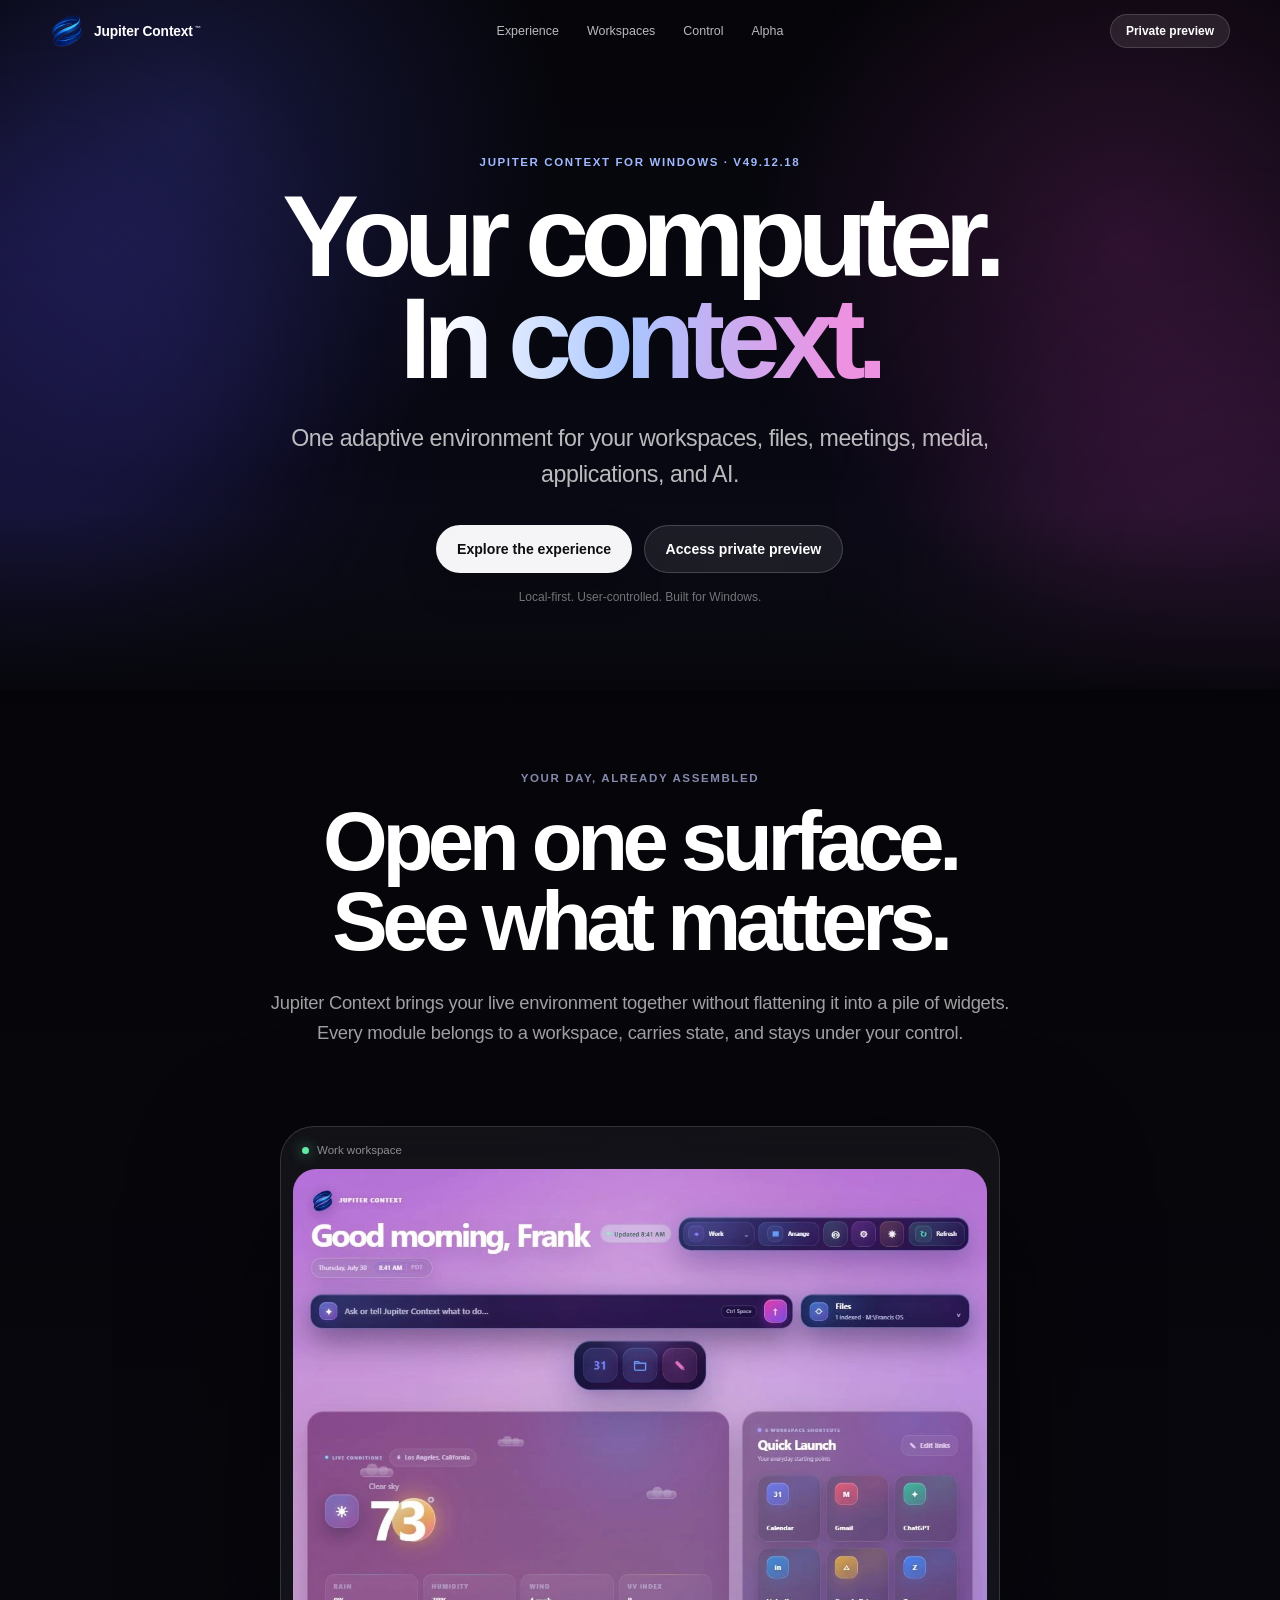
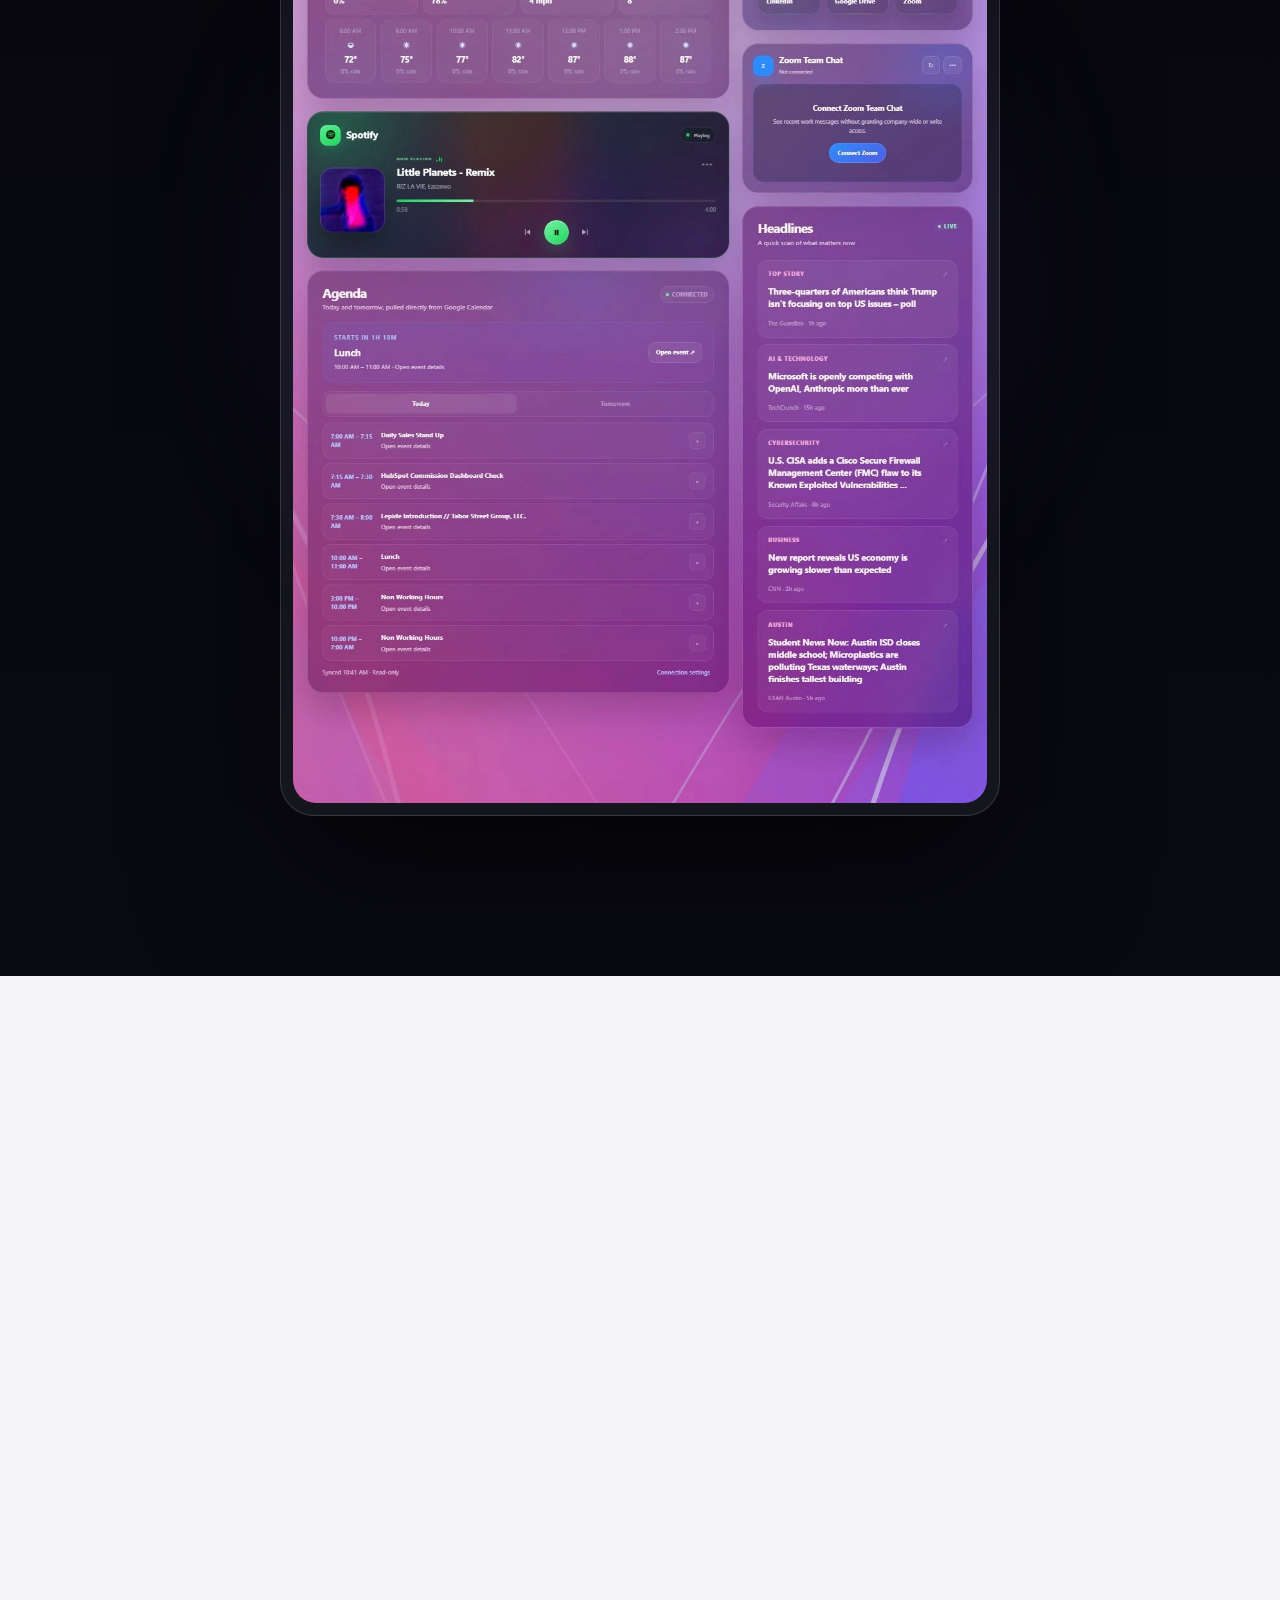
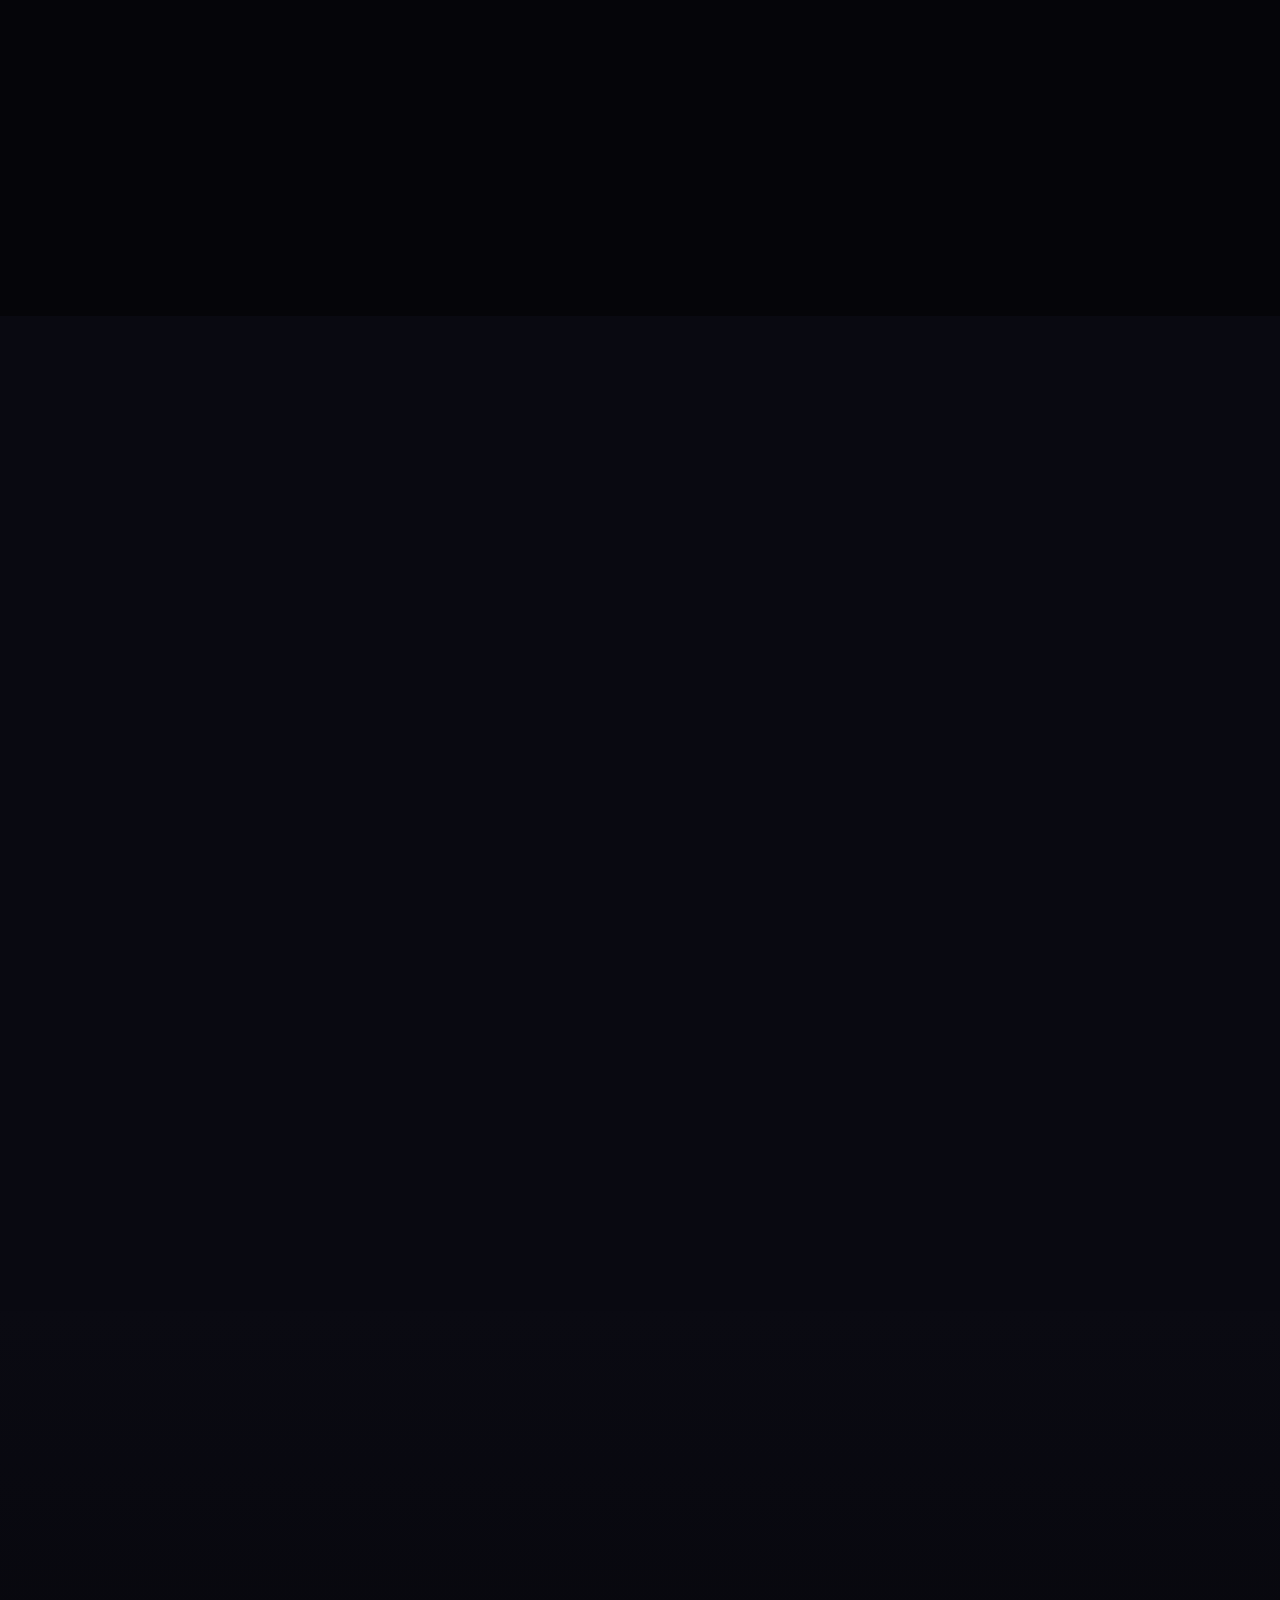
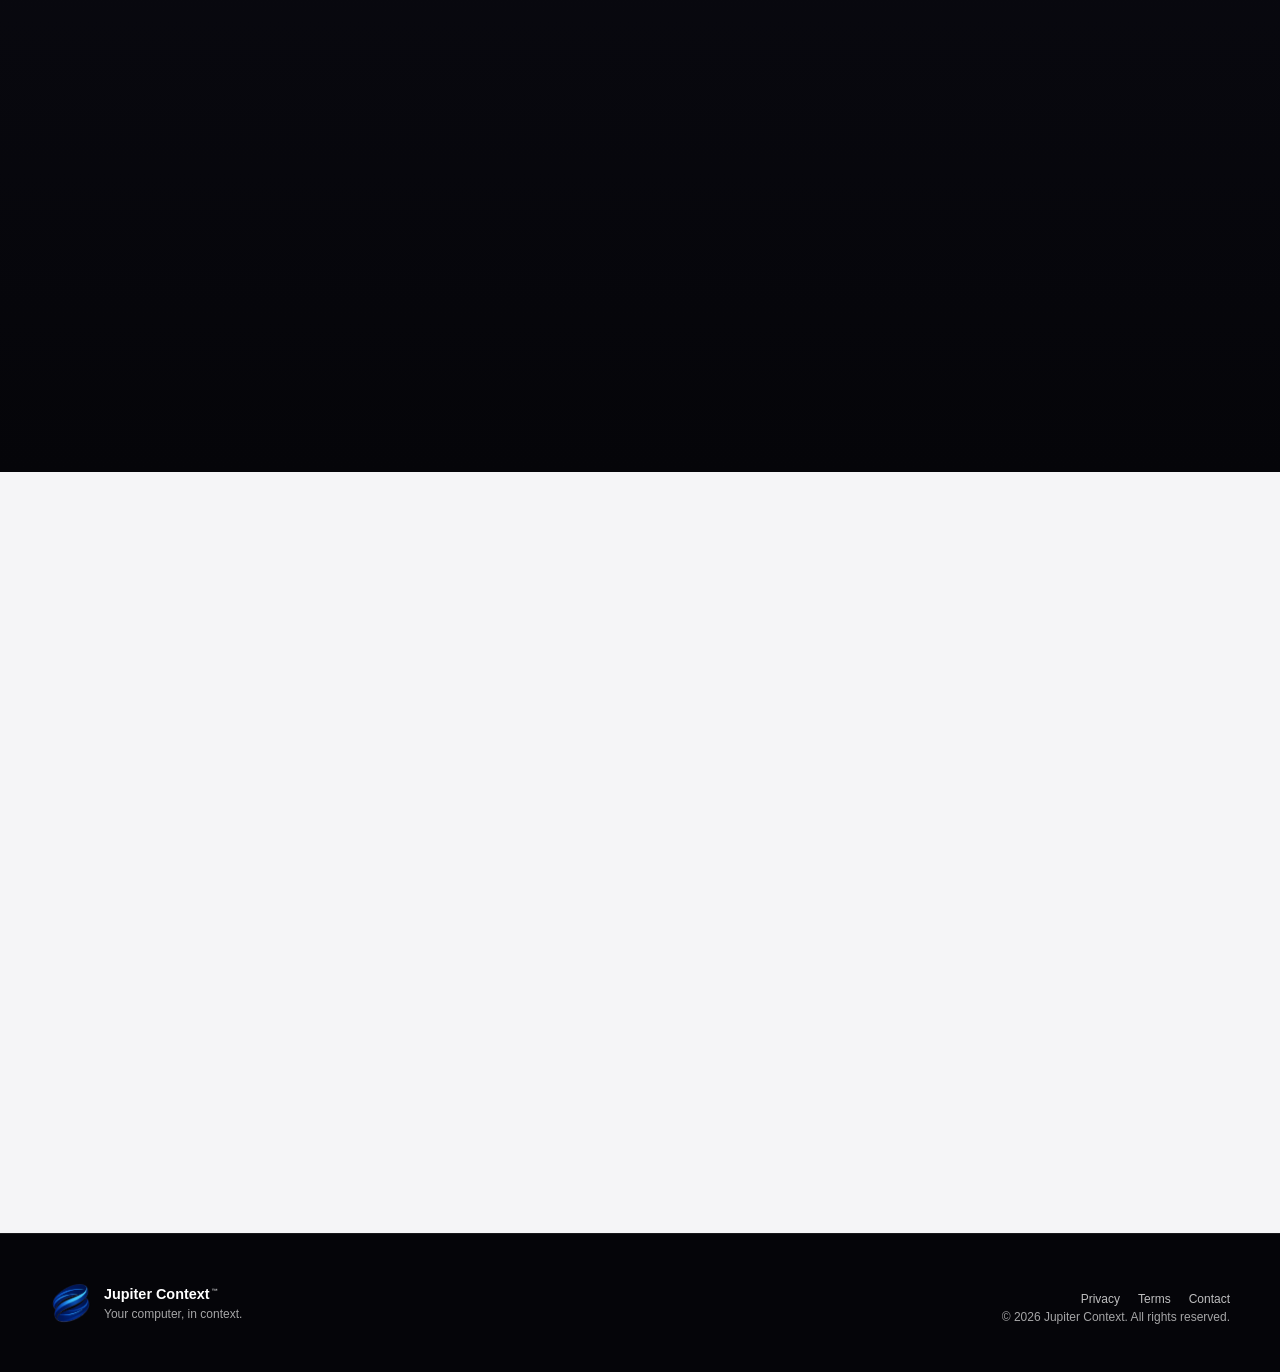
<file: index.html>
<!DOCTYPE html>
<html lang="en">
<head>
  <meta charset="UTF-8" />
  <meta name="viewport" content="width=device-width, initial-scale=1.0" />
  <title>Jupiter Context™ | Your computer, in context</title>
  <meta name="description" content="Jupiter Context brings workspaces, files, meetings, media, applications, and AI into one local-first context layer for Windows." />
  <meta name="theme-color" content="#050509" />

  <link rel="icon" type="image/png" sizes="32x32" href="assets/favicon-32.png" />
  <link rel="icon" type="image/png" sizes="16x16" href="assets/favicon-16.png" />
  <link rel="apple-touch-icon" href="assets/apple-touch-icon.png" />
  <link rel="manifest" href="site.webmanifest" />

  <meta property="og:type" content="website" />
  <meta property="og:title" content="Jupiter Context™ | Your computer, in context" />
  <meta property="og:description" content="A local-first context layer for Windows." />
  <meta property="og:image" content="assets/og-image.jpg" />
  <meta property="og:site_name" content="Jupiter Context" />
  <meta name="twitter:card" content="summary_large_image" />
  <meta name="twitter:title" content="Jupiter Context™" />
  <meta name="twitter:description" content="Your computer should understand what you are trying to do." />
  <meta name="twitter:image" content="assets/og-image.jpg" />

  <link rel="stylesheet" href="styles.css?v=20260730-apple-6" />
</head>
<body class="home-page">
  <a class="skip-link" href="#main">Skip to content</a>

  <header class="site-header" data-header>
    <div class="nav-shell">
      <a class="brand" href="#top" aria-label="Jupiter Context home">
        <img src="assets/jupiter-context-logo.png" alt="" />
        <span>Jupiter Context<sup>™</sup></span>
      </a>

      <button class="menu-button" type="button" aria-expanded="false" aria-controls="primaryNav" aria-label="Open navigation" data-menu-button>
        <span></span><span></span>
      </button>

      <nav class="primary-nav" id="primaryNav" aria-label="Primary navigation" data-nav>
        <a href="#experience">Experience</a>
        <a href="#workspaces">Workspaces</a>
        <a href="#control">Control</a>
        <a href="#alpha">Alpha</a>
      </nav>

      <button class="nav-action" type="button" data-open-download>Private preview</button>
    </div>
  </header>

  <main id="main">
    <section class="hero" id="top">
      <div class="aurora aurora-one" aria-hidden="true"></div>
      <div class="aurora aurora-two" aria-hidden="true"></div>

      <div class="hero-copy reveal">
        <p class="eyebrow">Jupiter Context for Windows · V49.12.18</p>
        <h1>Your computer.<br /><span>In context.</span></h1>
        <p class="hero-lead">One adaptive environment for your workspaces, files, meetings, media, applications, and AI.</p>
        <div class="hero-actions">
          <a class="button button-primary" href="#experience">Explore the experience</a>
          <button class="button button-secondary" type="button" data-open-download>Access private preview</button>
        </div>
        <p class="hero-note">Local-first. User-controlled. Built for Windows.</p>
      </div>

    </section>

    <section class="experience-section" id="experience">
      <div class="section-shell centered-copy reveal">
        <p class="section-label">Your day, already assembled</p>
        <h2>Open one surface.<br />See what matters.</h2>
        <p>Jupiter Context brings your live environment together without flattening it into a pile of widgets. Every module belongs to a workspace, carries state, and stays under your control.</p>
      </div>

      <div class="dashboard-stage section-shell reveal" data-delay="1">
        <div class="dashboard-halo" aria-hidden="true"></div>
        <div class="portrait-frame">
          <div class="frame-label"><span></span> Work workspace</div>
          <img src="assets/work-dashboard.webp?v=20260730-workspaces-2" alt="Jupiter Context Work workspace with weather, calendar agenda, Spotify, Quick Launch, Zoom Team Chat, and headlines" loading="eager" />
        </div>
      </div>
    </section>

    <section class="workspace-section light-section" id="workspaces">
      <div class="section-shell centered-copy dark-copy reveal">
        <p class="section-label">One system. Three environments.</p>
        <h2>Your computer can change modes without losing itself.</h2>
        <p>Work, Personal, and Focus each retain their own applications, layout, Dock, appearance, links, and notification behavior.</p>
      </div>

      <div class="workspace-grid section-shell">
        <article class="workspace-card work-card reveal">
          <div class="workspace-card-copy">
            <span class="workspace-number">01</span>
            <h3>Work</h3>
            <p>Calendar, headlines, files, communications, and system health stay visible when the day is moving.</p>
          </div>
          <div class="workspace-image portrait-image">
            <img src="assets/work-dashboard-alt.webp?v=20260730-workspaces-2" alt="Jupiter Context Work workspace" loading="lazy" />
          </div>
        </article>

        <article class="workspace-card personal-card reveal" data-delay="1">
          <div class="workspace-card-copy">
            <span class="workspace-number">02</span>
            <h3>Personal</h3>
            <p>Media, interests, photos, countdowns, and the things you actually look forward to.</p>
          </div>
          <div class="workspace-image portrait-image">
            <img src="assets/personal-dashboard.webp?v=20260730-workspaces-2" alt="Jupiter Context Personal workspace with YouTube, Spotify, Interest Hub, Quick Launch, Steam, and countdowns" loading="lazy" />
          </div>
        </article>

        <article class="workspace-card focus-card reveal" data-delay="2">
          <div class="workspace-card-copy">
            <span class="workspace-number">03</span>
            <h3>Focus</h3>
            <p>A quieter environment that keeps the tools you need and removes everything competing for attention.</p>
          </div>
          <div class="workspace-image portrait-image">
            <img src="assets/focus-workspace.webp?v=20260730-workspaces-2" alt="Jupiter Context Focus workspace with Spotify and Quick Launch" loading="lazy" />
          </div>
        </article>
      </div>
    </section>

    <section class="control-section" id="control">
      <div class="section-shell control-layout">
        <div class="control-copy reveal">
          <p class="section-label blue-label">Control Center</p>
          <h2>Powerful enough to adapt.<br />Clear enough to trust.</h2>
          <p>Identity, appearance, workspaces, applications, integrations, privacy, backups, and adaptive routines live in one legible system surface.</p>
          <ul class="clean-list">
            <li>Adaptive actions remain visible and reversible</li>
            <li>Manual choices always take priority</li>
            <li>AI recommendations require approval</li>
          </ul>
        </div>

        <div class="control-visual reveal" data-delay="1">
          <div class="control-frame">
            <img src="assets/control-center.webp" alt="Jupiter Context Control Center showing Adaptive System settings and recommended routines" loading="lazy" />
          </div>
        </div>
      </div>
    </section>

    <section class="capabilities-section">
      <div class="section-shell centered-copy reveal">
        <p class="section-label blue-label">Applications become capabilities</p>
        <h2>Everything works together.<br />Nothing disappears.</h2>
        <p>Jupiter Context does not ask you to abandon the software that already works. It gives those tools a shared language, health model, and place inside the system.</p>
      </div>

      <div class="overview-frame section-shell reveal" data-delay="1">
        <img src="assets/workspace-overview.webp" alt="Jupiter Context workspace showing weather, Quick Launch, Spotify, Zoom Team Chat, and headlines" loading="lazy" />
      </div>

      <div class="capability-grid section-shell reveal">
        <article><strong>Command Center</strong><span>Questions, commands, search, and intent</span></article>
        <article><strong>Files</strong><span>Local locations, recent content, and projects</span></article>
        <article><strong>Calendar</strong><span>Today, tomorrow, and workspace context</span></article>
        <article><strong>Adaptive System</strong><span>Visible, reversible routines that respond to context</span></article>
        <article><strong>Media</strong><span>YouTube and Spotify inside the workspace</span></article>
        <article><strong>Control Center</strong><span>Settings, integrations, privacy, and repair</span></article>
      </div>
    </section>

    <section class="identity-section">
      <div class="section-shell centered-copy reveal">
        <p class="section-label">Identity and security</p>
        <h2>Protected before your workspace even opens.</h2>
        <p>Jupiter Context includes a dedicated password-protected sign-in layer designed to prevent unauthorized access to your local environment. Trusted-device sessions and a recovery key make secure access practical while keeping authentication and workspace data local to the device.</p>
      </div>
      <div class="login-stage section-shell reveal" data-delay="1">
        <img src="assets/login-screen.webp" alt="Jupiter Context local sign-in screen" loading="lazy" />
      </div>
      <div class="identity-points section-shell reveal">
        <span>Secure sign-in</span><span>Trusted device</span><span>Recovery key</span>
      </div>
    </section>

    <section class="alpha-section light-section" id="alpha">
      <div class="alpha-card section-shell reveal">
        <div class="alpha-copy">
          <p class="section-label">Windows alpha</p>
          <h2>The first public chapter begins in late August 2026.</h2>
          <p>The current pre-alpha validates the complete Jupiter Context experience before the first wider Windows release.</p>
          <div class="alpha-tags"><span>V49.12.18</span><span>Windows 10/11</span><span>Local-first</span><span>Invitation only</span></div>
          <div class="alpha-actions">
            <button class="button button-dark" type="button" data-open-download>Access private preview</button>
            <a class="text-link" href="https://www.linkedin.com/company/jupiter-context/" target="_blank" rel="noopener noreferrer">Follow on LinkedIn <span>↗</span></a>
          </div>
        </div>
        <div class="alpha-logo" aria-hidden="true"><img src="assets/jupiter-context-logo.png" alt="" /></div>
      </div>
    </section>
  </main>

  <footer class="site-footer">
    <div class="section-shell footer-inner">
      <div class="footer-brand"><img src="assets/jupiter-context-logo.png" alt="" /><div><strong>Jupiter Context<sup>™</sup></strong><p>Your computer, in context.</p></div></div>
      <div class="footer-right">
        <nav aria-label="Legal navigation"><a href="privacy.html">Privacy</a><a href="terms.html">Terms</a><a href="contact.html">Contact</a></nav>
        <p>© 2026 Jupiter Context. All rights reserved.</p>
      </div>
    </div>
  </footer>

  <dialog class="download-dialog" id="downloadDialog" aria-labelledby="downloadDialogTitle">
    <form class="download-card" id="downloadForm">
      <button class="dialog-close" type="button" data-close-download aria-label="Close private preview dialog">×</button>
      <img class="dialog-logo" src="assets/jupiter-context-logo.png" alt="" />
      <p class="dialog-kicker">Private Windows preview</p>
      <h2 id="downloadDialogTitle">Unlock the Jupiter Context Pre-Alpha</h2>
      <p class="dialog-copy">Enter the access password supplied with your invitation. Your download will begin after it is verified.</p>
      <label for="downloadPassword">Access password</label>
      <div class="password-row">
        <input id="downloadPassword" name="downloadPassword" type="password" autocomplete="current-password" spellcheck="false" required />
        <button type="button" id="toggleDownloadPassword">Show</button>
      </div>
      <p class="download-error" id="downloadError" role="alert" aria-live="polite"></p>
      <div class="dialog-actions">
        <button class="button button-muted" type="button" data-close-download>Cancel</button>
        <button class="button button-dark" type="submit" id="unlockDownloadButton">Unlock download</button>
      </div>
      <p class="dialog-note">Pre-alpha software · Windows 10/11 · Invitation only</p>
    </form>
  </dialog>

  <script src="script.js?v=20260730-apple-5"></script>
</body>
</html>
</file>
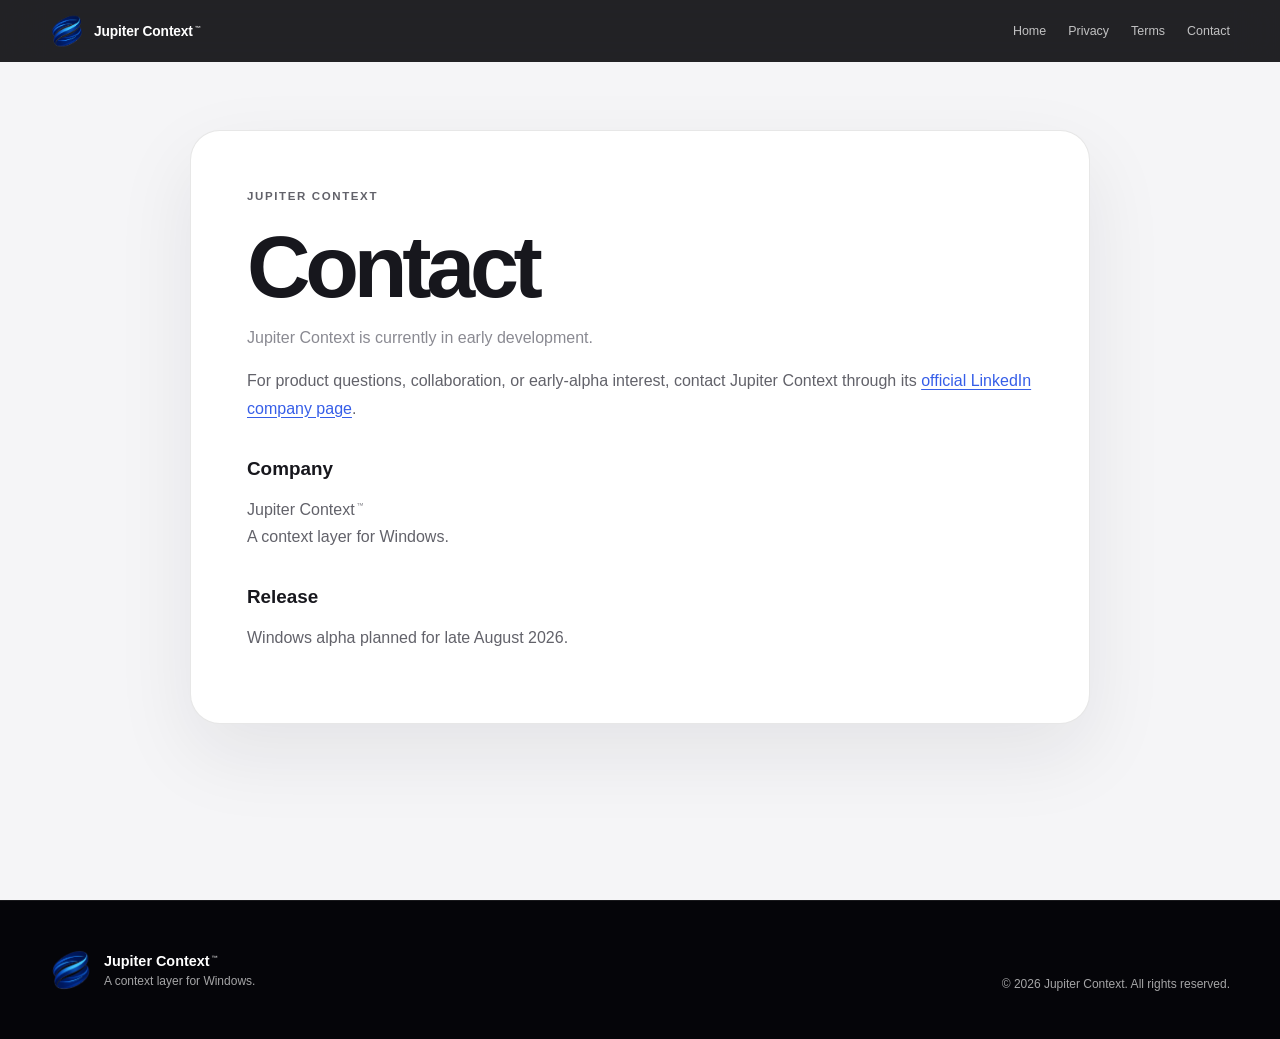
<file: contact.html>
<!DOCTYPE html>
<html lang="en">
<head>
  <meta charset="UTF-8" />
  <meta name="viewport" content="width=device-width, initial-scale=1.0" />
  <meta name="theme-color" content="#080810" />
  <link rel="icon" type="image/png" sizes="32x32" href="assets/favicon-32.png" />
  <link rel="apple-touch-icon" href="assets/apple-touch-icon.png" />
  <link rel="stylesheet" href="styles.css?v=20260730-apple-6" />
  <title>Contact — Jupiter Context</title>
  <meta name="description" content="Contact Jupiter Context." />
</head>
<body>
  <header class="legal-header">
    <div class="nav-shell">
      <a class="brand" href="index.html"><img src="assets/jupiter-context-logo.png" alt="" /><span>Jupiter Context<sup>™</sup></span></a>
      <nav class="legal-nav" aria-label="Legal navigation"><a href="index.html">Home</a><a href="privacy.html">Privacy</a><a href="terms.html">Terms</a><a href="contact.html">Contact</a></nav>
    </div>
  </header>
  <main class="legal-page">
    <div class="legal-shell">
      <article class="legal-card">
        <p class="section-label">Jupiter Context</p>
        <h1>Contact</h1>
        <p class="legal-meta">Jupiter Context is currently in early development.</p>
        <p>For product questions, collaboration, or early-alpha interest, contact Jupiter Context through its <a class="contact-link" href="https://www.linkedin.com/company/jupiter-context/" target="_blank" rel="noopener noreferrer">official LinkedIn company page</a>.</p>
        <h2>Company</h2>
        <p>Jupiter Context<sup>™</sup><br />A context layer for Windows.</p>
        <h2>Release</h2>
        <p>Windows alpha planned for late August 2026.</p>
      </article>
    </div>
  </main>
  <footer class="site-footer">
    <div class="section-shell footer-inner">
      <div class="footer-brand"><img src="assets/jupiter-context-logo.png" alt="" /><div><strong>Jupiter Context<sup>™</sup></strong><p>A context layer for Windows.</p></div></div>
      <div class="footer-right"><p>© 2026 Jupiter Context. All rights reserved.</p></div>
    </div>
  </footer>
</body>
</html>
</file>
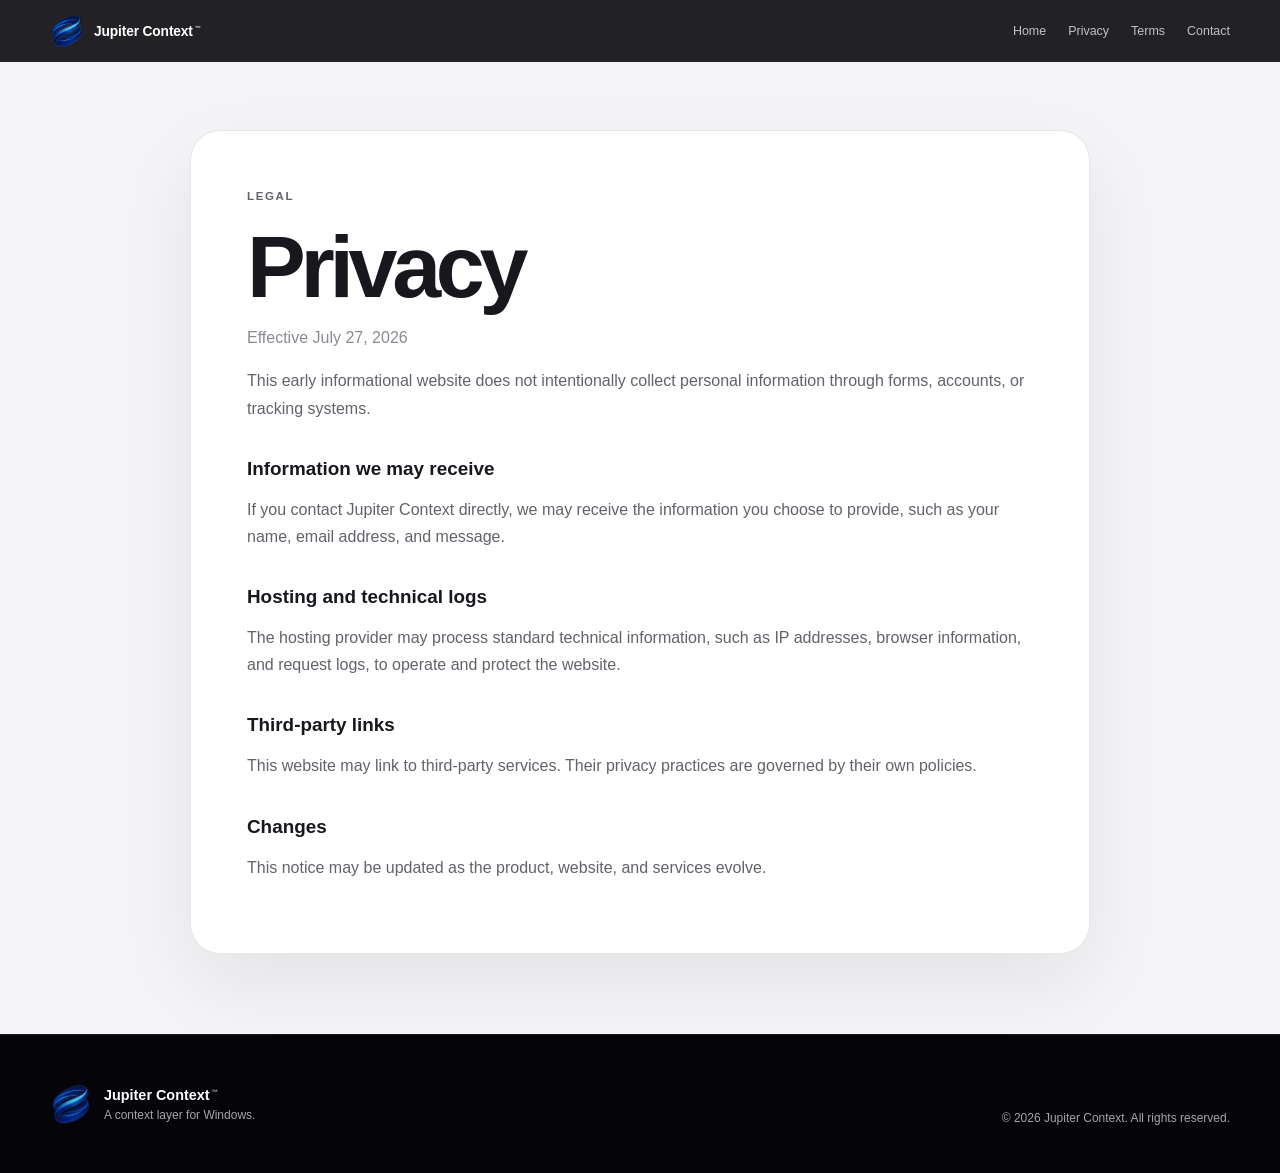
<file: privacy.html>
<!DOCTYPE html>
<html lang="en">
<head>
  <meta charset="UTF-8" />
  <meta name="viewport" content="width=device-width, initial-scale=1.0" />
  <meta name="theme-color" content="#080810" />
  <link rel="icon" type="image/png" sizes="32x32" href="assets/favicon-32.png" />
  <link rel="apple-touch-icon" href="assets/apple-touch-icon.png" />
  <link rel="stylesheet" href="styles.css?v=20260730-apple-6" />
  <title>Privacy — Jupiter Context</title>
  <meta name="description" content="Jupiter Context privacy notice." />
</head>
<body>
  <header class="legal-header">
    <div class="nav-shell">
      <a class="brand" href="index.html"><img src="assets/jupiter-context-logo.png" alt="" /><span>Jupiter Context<sup>™</sup></span></a>
      <nav class="legal-nav" aria-label="Legal navigation"><a href="index.html">Home</a><a href="privacy.html">Privacy</a><a href="terms.html">Terms</a><a href="contact.html">Contact</a></nav>
    </div>
  </header>
  <main class="legal-page">
    <div class="legal-shell">
      <article class="legal-card">
        <p class="section-label">Legal</p>
        <h1>Privacy</h1>
        <p class="legal-meta">Effective July 27, 2026</p>
        <p>This early informational website does not intentionally collect personal information through forms, accounts, or tracking systems.</p>
        <h2>Information we may receive</h2>
        <p>If you contact Jupiter Context directly, we may receive the information you choose to provide, such as your name, email address, and message.</p>
        <h2>Hosting and technical logs</h2>
        <p>The hosting provider may process standard technical information, such as IP addresses, browser information, and request logs, to operate and protect the website.</p>
        <h2>Third-party links</h2>
        <p>This website may link to third-party services. Their privacy practices are governed by their own policies.</p>
        <h2>Changes</h2>
        <p>This notice may be updated as the product, website, and services evolve.</p>
      </article>
    </div>
  </main>
  <footer class="site-footer">
    <div class="section-shell footer-inner">
      <div class="footer-brand"><img src="assets/jupiter-context-logo.png" alt="" /><div><strong>Jupiter Context<sup>™</sup></strong><p>A context layer for Windows.</p></div></div>
      <div class="footer-right"><p>© 2026 Jupiter Context. All rights reserved.</p></div>
    </div>
  </footer>
</body>
</html>
</file>
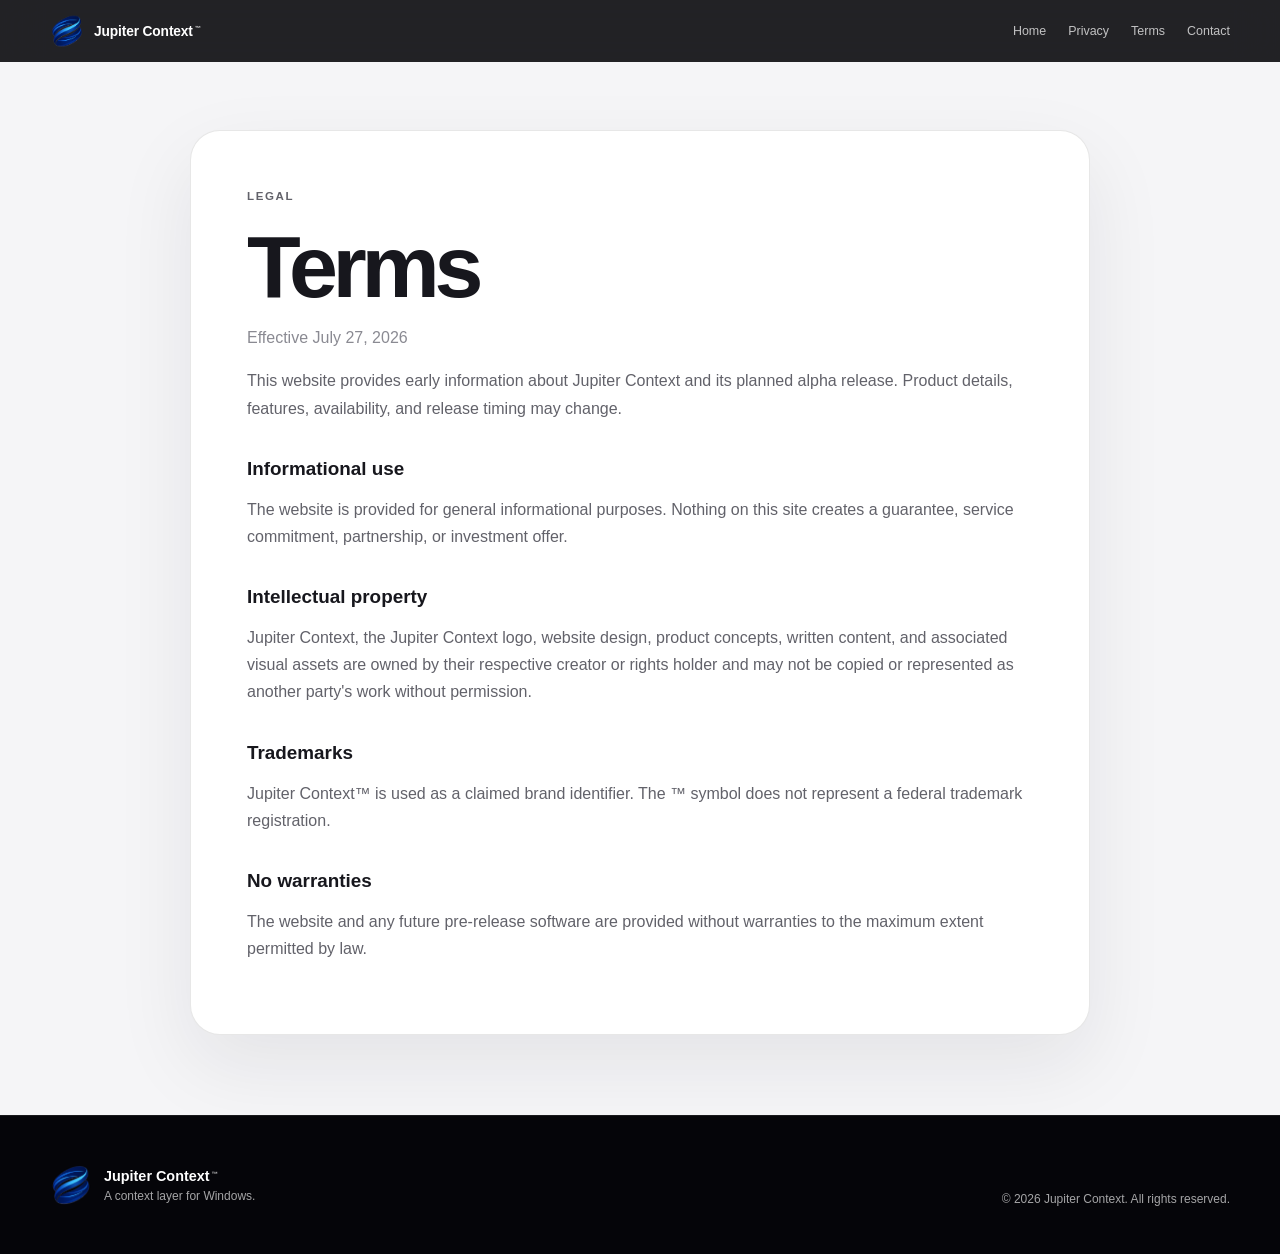
<file: terms.html>
<!DOCTYPE html>
<html lang="en">
<head>
  <meta charset="UTF-8" />
  <meta name="viewport" content="width=device-width, initial-scale=1.0" />
  <meta name="theme-color" content="#080810" />
  <link rel="icon" type="image/png" sizes="32x32" href="assets/favicon-32.png" />
  <link rel="apple-touch-icon" href="assets/apple-touch-icon.png" />
  <link rel="stylesheet" href="styles.css?v=20260730-apple-6" />
  <title>Terms — Jupiter Context</title>
  <meta name="description" content="Jupiter Context website terms." />
</head>
<body>
  <header class="legal-header">
    <div class="nav-shell">
      <a class="brand" href="index.html"><img src="assets/jupiter-context-logo.png" alt="" /><span>Jupiter Context<sup>™</sup></span></a>
      <nav class="legal-nav" aria-label="Legal navigation"><a href="index.html">Home</a><a href="privacy.html">Privacy</a><a href="terms.html">Terms</a><a href="contact.html">Contact</a></nav>
    </div>
  </header>
  <main class="legal-page">
    <div class="legal-shell">
      <article class="legal-card">
        <p class="section-label">Legal</p>
        <h1>Terms</h1>
        <p class="legal-meta">Effective July 27, 2026</p>
        <p>This website provides early information about Jupiter Context and its planned alpha release. Product details, features, availability, and release timing may change.</p>
        <h2>Informational use</h2>
        <p>The website is provided for general informational purposes. Nothing on this site creates a guarantee, service commitment, partnership, or investment offer.</p>
        <h2>Intellectual property</h2>
        <p>Jupiter Context, the Jupiter Context logo, website design, product concepts, written content, and associated visual assets are owned by their respective creator or rights holder and may not be copied or represented as another party's work without permission.</p>
        <h2>Trademarks</h2>
        <p>Jupiter Context™ is used as a claimed brand identifier. The ™ symbol does not represent a federal trademark registration.</p>
        <h2>No warranties</h2>
        <p>The website and any future pre-release software are provided without warranties to the maximum extent permitted by law.</p>
      </article>
    </div>
  </main>
  <footer class="site-footer">
    <div class="section-shell footer-inner">
      <div class="footer-brand"><img src="assets/jupiter-context-logo.png" alt="" /><div><strong>Jupiter Context<sup>™</sup></strong><p>A context layer for Windows.</p></div></div>
      <div class="footer-right"><p>© 2026 Jupiter Context. All rights reserved.</p></div>
    </div>
  </footer>
</body>
</html>
</file>
<file: styles.css>
:root {
  --black: #050509;
  --black-soft: #0b0b12;
  --ink: #17171d;
  --muted: #707078;
  --off-white: #f5f5f7;
  --white: #ffffff;
  --line: rgba(20, 20, 28, 0.1);
  --blue: #4ea3ff;
  --violet: #8c67ff;
  --pink: #e651c6;
  --shell: 1180px;
  --shadow: 0 30px 90px rgba(12, 12, 20, 0.18);
}

* { box-sizing: border-box; }
html { scroll-behavior: smooth; }
body {
  margin: 0;
  color: var(--ink);
  background: var(--black);
  font-family: -apple-system, BlinkMacSystemFont, "SF Pro Display", "SF Pro Text", "Segoe UI", sans-serif;
  -webkit-font-smoothing: antialiased;
  text-rendering: optimizeLegibility;
}
body.dialog-open { overflow: hidden; }
button, input { font: inherit; }
img { display: block; max-width: 100%; }
a { color: inherit; text-decoration: none; }
sup { margin-left: 2px; font-size: 0.45em; vertical-align: super; opacity: 0.78; }

.skip-link {
  position: fixed; top: 10px; left: 10px; z-index: 999;
  padding: 10px 14px; border-radius: 10px; background: #fff; color: #111;
  transform: translateY(-160%); transition: transform 0.2s ease;
}
.skip-link:focus { transform: translateY(0); }

.section-shell { width: min(var(--shell), calc(100% - 48px)); margin-inline: auto; }
.centered-copy { max-width: 860px; text-align: center; }
.light-section { background: var(--off-white); color: var(--ink); }
.dark-copy { color: var(--ink); }

.site-header {
  position: fixed; inset: 0 0 auto; z-index: 100;
  padding: 14px 0;
  border-bottom: 1px solid transparent;
  transition: background 0.25s ease, border-color 0.25s ease, padding 0.25s ease;
}
.site-header.scrolled {
  padding: 10px 0;
  border-color: rgba(255, 255, 255, 0.08);
  background: rgba(5, 5, 9, 0.8);
  backdrop-filter: saturate(160%) blur(24px);
}
.nav-shell {
  width: min(1180px, calc(100% - 48px)); margin-inline: auto;
  display: grid; grid-template-columns: 1fr auto 1fr; align-items: center; gap: 24px;
}
.brand { display: inline-flex; align-items: center; gap: 10px; color: #fff; font-size: 0.86rem; font-weight: 650; letter-spacing: -0.01em; }
.brand img { width: 34px; height: 34px; object-fit: contain; }
.primary-nav { display: flex; align-items: center; gap: 28px; color: rgba(255, 255, 255, 0.72); font-size: 0.78rem; }
.primary-nav a { transition: color 0.2s ease; }
.primary-nav a:hover { color: #fff; }
.nav-action {
  justify-self: end; padding: 9px 15px; border: 1px solid rgba(255,255,255,0.15); border-radius: 999px;
  background: rgba(255,255,255,0.09); color: #fff; cursor: pointer; font-size: 0.75rem; font-weight: 650;
  backdrop-filter: blur(18px); transition: background 0.2s ease, transform 0.2s ease;
}
.nav-action:hover { background: rgba(255,255,255,0.15); transform: translateY(-1px); }
.menu-button { display: none; width: 40px; height: 40px; border: 0; border-radius: 50%; background: rgba(255,255,255,0.1); cursor: pointer; }
.menu-button span { display: block; width: 15px; height: 1px; margin: 4px auto; background: #fff; }

.hero {
  position: relative; min-height: 690px; overflow: hidden;
  display: grid; place-items: center;
  padding: 138px 24px 68px;
  background:
    radial-gradient(circle at 15% 18%, rgba(91, 96, 255, 0.2), transparent 30%),
    radial-gradient(circle at 88% 35%, rgba(218, 68, 193, 0.18), transparent 31%),
    linear-gradient(180deg, #050509 0%, #080813 68%, #10101d 100%);
  color: #fff;
}
.hero::after {
  content: ""; position: absolute; inset: auto 0 0; height: 180px;
  background: linear-gradient(180deg, transparent, rgba(5,5,9,0.88)); pointer-events: none;
}
.aurora { position: absolute; border-radius: 50%; filter: blur(90px); opacity: 0.55; pointer-events: none; }
.aurora-one { width: 500px; height: 500px; left: -220px; top: 120px; background: rgba(92, 78, 255, 0.34); }
.aurora-two { width: 520px; height: 520px; right: -220px; top: 320px; background: rgba(216, 67, 188, 0.25); }
.hero-copy { position: relative; z-index: 2; width: min(950px, 100%); margin: 0 auto; text-align: center; }
.eyebrow, .section-label, .dialog-kicker {
  margin: 0 0 18px; text-transform: uppercase; letter-spacing: 0.14em; font-size: 0.72rem; font-weight: 750;
}
.eyebrow { color: #9fb8ff; }
.hero h1 {
  margin: 0; font-size: clamp(4.4rem, 9vw, 8.2rem); line-height: 0.88; letter-spacing: -0.075em; font-weight: 760;
}
.hero h1 span {
  background: linear-gradient(90deg, #fff 8%, #a9c5ff 48%, #ed91e1 92%);
  -webkit-background-clip: text; background-clip: text; color: transparent;
}
.hero-lead { max-width: 760px; margin: 32px auto 0; color: rgba(255,255,255,0.72); font-size: clamp(1.1rem, 2vw, 1.45rem); line-height: 1.55; letter-spacing: -0.02em; }
.hero-actions { display: flex; justify-content: center; flex-wrap: wrap; gap: 12px; margin-top: 32px; }
.button {
  display: inline-flex; align-items: center; justify-content: center; min-height: 48px; padding: 0 21px;
  border: 0; border-radius: 999px; cursor: pointer; font-size: 0.88rem; font-weight: 680;
  transition: transform 0.2s ease, box-shadow 0.2s ease, background 0.2s ease;
}
.button:hover { transform: translateY(-1px); }
.button-primary { background: #f5f5f7; color: #0d0d12; box-shadow: 0 16px 35px rgba(0,0,0,0.22); }
.button-primary:hover { box-shadow: 0 20px 45px rgba(0,0,0,0.3); }
.button-secondary { border: 1px solid rgba(255,255,255,0.18); background: rgba(255,255,255,0.08); color: #fff; backdrop-filter: blur(14px); }
.button-dark { background: #111117; color: #fff; }
.button-muted { background: #efeff2; color: #1c1c22; }
.hero-note { margin: 17px 0 0; color: rgba(255,255,255,0.43); font-size: 0.75rem; }

.experience-section {
  position: relative; overflow: hidden; padding: 82px 0 160px;
  background: linear-gradient(180deg, #050509 0%, #0a0a13 100%); color: #fff;
}
.experience-section::before {
  content: ""; position: absolute; width: 700px; height: 700px; left: 50%; top: 430px; transform: translateX(-50%);
  background: radial-gradient(circle, rgba(135, 91, 255, 0.23), transparent 65%); filter: blur(30px); pointer-events: none;
}
.centered-copy h2, .control-copy h2, .alpha-copy h2 {
  margin: 0; font-size: clamp(3.2rem, 6.5vw, 6.2rem); line-height: 0.96; letter-spacing: -0.065em; font-weight: 730;
}
.centered-copy > p:last-child, .control-copy > p, .alpha-copy > p {
  max-width: 760px; margin: 26px auto 0; font-size: 1.15rem; line-height: 1.65; color: rgba(255,255,255,0.62); letter-spacing: -0.015em;
}
.section-label { color: #8589ae; }
.blue-label { color: #84b9ff; }
.dashboard-stage { position: relative; margin-top: 78px; display: flex; justify-content: center; }
.dashboard-halo { position: absolute; inset: 15% 15% 0; background: radial-gradient(circle, rgba(107, 86, 255, 0.3), transparent 65%); filter: blur(50px); }
.portrait-frame {
  position: relative; width: min(720px, 100%); padding: 12px; border-radius: 34px;
  border: 1px solid rgba(255,255,255,0.14); background: rgba(255,255,255,0.05);
  box-shadow: 0 60px 140px rgba(0,0,0,0.62); backdrop-filter: blur(20px);
}
.frame-label { display: flex; align-items: center; gap: 8px; padding: 5px 9px 13px; color: rgba(255,255,255,0.52); font-size: 0.72rem; }
.frame-label span { width: 7px; height: 7px; border-radius: 50%; background: #63e9a6; box-shadow: 0 0 14px rgba(99,233,166,0.8); }
.portrait-frame img { width: 100%; border-radius: 23px; }

.workspace-section { padding: 145px 0 160px; }
.dark-copy > p:last-child { color: #686870; }
.workspace-grid { display: grid; grid-template-columns: repeat(3, minmax(0,1fr)); gap: 22px; margin-top: 70px; }
.workspace-card {
  position: relative; overflow: hidden; min-height: 780px; border-radius: 34px; color: #fff;
  background: #101016; box-shadow: 0 22px 70px rgba(20,20,30,0.14);
}
.workspace-card-copy { position: relative; z-index: 2; padding: 34px 30px 24px; }
.workspace-number { color: rgba(255,255,255,0.44); font-size: 0.74rem; font-weight: 700; }
.workspace-card h3 { margin: 10px 0 10px; font-size: 2.2rem; line-height: 1; letter-spacing: -0.055em; }
.workspace-card p { max-width: 450px; margin: 0; color: rgba(255,255,255,0.63); line-height: 1.55; }
.workspace-image { position: absolute; inset: 188px 16px 0; overflow: hidden; border-radius: 24px 24px 0 0; background: rgba(255,255,255,0.05); }
.workspace-image img { width: 100%; height: 100%; object-fit: cover; object-position: top center; }
.work-card { background: linear-gradient(145deg, #111226, #3a2b68 60%, #715cba); }
.personal-card { background: linear-gradient(145deg, #281225, #74334f 58%, #d854a7); }
.focus-card { background: linear-gradient(145deg, #171027, #512052 58%, #a73a65); }

.control-section { padding: 150px 0 68px; background: #050509; color: #fff; }
.control-layout { display: grid; grid-template-columns: 0.82fr 1.18fr; gap: 72px; align-items: center; }
.control-copy h2 { font-size: clamp(3.2rem, 5.4vw, 5.8rem); }
.control-copy > p { margin-left: 0; color: rgba(255,255,255,0.62); }
.clean-list { list-style: none; padding: 0; margin: 28px 0 0; }
.clean-list li { position: relative; padding: 13px 0 13px 28px; border-top: 1px solid rgba(255,255,255,0.1); color: rgba(255,255,255,0.76); }
.clean-list li:last-child { border-bottom: 1px solid rgba(255,255,255,0.1); }
.clean-list li::before { content: "✓"; position: absolute; left: 2px; color: #7cb6ff; }
.control-frame { padding: 12px; border-radius: 34px; border: 1px solid rgba(255,255,255,0.13); background: rgba(255,255,255,0.045); box-shadow: 0 45px 120px rgba(0,0,0,0.6); }
.control-frame img { width: 100%; border-radius: 24px; }


.capabilities-section { padding: 76px 0 150px; background: #090911; color: #fff; }
.overview-frame { margin-top: 70px; padding: 11px; border-radius: 32px; border: 1px solid rgba(255,255,255,0.13); background: rgba(255,255,255,0.045); box-shadow: 0 50px 130px rgba(0,0,0,0.62); }
.overview-frame img { width: 100%; border-radius: 22px; }
.capability-grid { display: grid; grid-template-columns: repeat(3, 1fr); gap: 1px; margin-top: 55px; overflow: hidden; border: 1px solid rgba(255,255,255,0.1); border-radius: 26px; background: rgba(255,255,255,0.1); }
.capability-grid article { min-height: 130px; padding: 24px; background: #0d0d17; }
.capability-grid strong { display: block; margin-bottom: 8px; font-size: 1.02rem; }
.capability-grid span { color: rgba(255,255,255,0.52); font-size: 0.86rem; line-height: 1.5; }

.identity-section { padding: 145px 0 150px; background: linear-gradient(180deg, #0a0a12, #050509); color: #fff; }
.login-stage { margin-top: 65px; overflow: hidden; border: 1px solid rgba(255,255,255,0.15); border-radius: 34px; box-shadow: 0 50px 140px rgba(0,0,0,0.65); }
.login-stage img { width: 100%; }
.identity-points { display: flex; justify-content: center; flex-wrap: wrap; gap: 10px; margin-top: 28px; }
.identity-points span { padding: 9px 13px; border-radius: 999px; border: 1px solid rgba(255,255,255,0.13); background: rgba(255,255,255,0.055); color: rgba(255,255,255,0.68); font-size: 0.75rem; }

.alpha-section { padding: 120px 0; }
.alpha-card { display: grid; grid-template-columns: 1fr auto; gap: 50px; align-items: center; padding: 62px; border-radius: 40px; background: #fff; border: 1px solid #dedee4; box-shadow: 0 30px 90px rgba(30,30,40,0.09); }
.alpha-copy h2 { max-width: 850px; font-size: clamp(3.1rem, 5vw, 5.2rem); }
.alpha-copy > p { margin-left: 0; color: #686870; }
.alpha-tags { display: flex; flex-wrap: wrap; gap: 8px; margin-top: 25px; }
.alpha-tags span { padding: 8px 11px; border-radius: 999px; background: #f1f1f4; color: #55555d; font-size: 0.72rem; font-weight: 650; }
.alpha-actions { display: flex; flex-wrap: wrap; align-items: center; gap: 18px; margin-top: 28px; }
.text-link { color: #2d65d8; font-size: 0.86rem; font-weight: 650; }
.alpha-logo img { width: 220px; height: 220px; object-fit: contain; filter: drop-shadow(0 30px 35px rgba(35,64,160,0.22)); }

.site-footer { padding: 48px 0; background: #050509; color: rgba(255,255,255,0.64); border-top: 1px solid rgba(255,255,255,0.08); }
.footer-inner { display: flex; justify-content: space-between; align-items: flex-end; gap: 30px; }
.footer-brand { display: flex; align-items: center; gap: 12px; }
.footer-brand img { width: 42px; height: 42px; }
.footer-brand strong { color: #fff; font-size: 0.9rem; }
.footer-brand p, .footer-right p { margin: 4px 0 0; font-size: 0.75rem; }
.footer-right { text-align: right; }
.footer-right nav { display: flex; justify-content: flex-end; gap: 18px; color: rgba(255,255,255,0.74); font-size: 0.75rem; }

.download-dialog { width: min(540px, calc(100% - 28px)); padding: 0; border: 0; border-radius: 28px; background: transparent; color: #17171b; box-shadow: 0 40px 120px rgba(0,0,0,0.58); }
.download-dialog::backdrop { background: rgba(0,0,0,0.7); backdrop-filter: blur(11px); }
.download-card { position: relative; padding: 34px; border-radius: 28px; background: #fff; }
.dialog-close { position: absolute; top: 16px; right: 16px; width: 36px; height: 36px; border: 0; border-radius: 50%; background: #efeff2; color: #222; cursor: pointer; font-size: 1.3rem; }
.dialog-logo { width: 54px; height: 54px; margin-bottom: 20px; }
.dialog-kicker { color: #7077a8; }
.download-card h2 { margin: 0 42px 12px 0; font-size: clamp(1.8rem, 5vw, 2.45rem); line-height: 1.03; letter-spacing: -0.045em; }
.dialog-copy { margin: 0 0 22px; color: #696971; line-height: 1.6; }
.download-card label { display: block; margin-bottom: 8px; font-size: 0.82rem; font-weight: 700; }
.password-row { display: flex; gap: 8px; }
.password-row input { width: 100%; min-width: 0; padding: 14px 15px; border: 1px solid #d8d8df; border-radius: 14px; background: #f7f7f9; outline: none; }
.password-row input:focus { border-color: #708aff; box-shadow: 0 0 0 4px rgba(112,138,255,0.12); }
.password-row button { flex: 0 0 auto; padding: 0 14px; border: 1px solid #dddde3; border-radius: 14px; background: #f1f1f4; cursor: pointer; font-size: 0.78rem; font-weight: 700; }
.download-error { min-height: 22px; margin: 9px 0 0; color: #c7324c; font-size: 0.78rem; font-weight: 650; }
.download-error.success { color: #168f61; }
.dialog-actions { display: flex; justify-content: flex-end; gap: 10px; margin-top: 15px; }
.dialog-note { margin: 18px 0 0; color: #9999a1; text-align: center; font-size: 0.68rem; }

.reveal { opacity: 0; transform: translateY(28px); transition: opacity 0.72s ease, transform 0.72s cubic-bezier(0.22,1,0.36,1); }
.reveal[data-delay="1"] { transition-delay: 0.08s; }
.reveal[data-delay="2"] { transition-delay: 0.16s; }
.reveal.visible { opacity: 1; transform: translateY(0); }

/* Legal and utility pages */
.legal-page { min-height: 100vh; padding: 130px 0 80px; background: var(--off-white); }
.legal-shell { width: min(900px, calc(100% - 40px)); margin-inline: auto; }
.legal-header { position: fixed; inset: 0 0 auto; z-index: 10; padding: 14px 0; background: rgba(5,5,9,0.88); backdrop-filter: blur(22px); }
.legal-header .nav-shell { grid-template-columns: 1fr auto; }
.legal-nav { display: flex; gap: 22px; color: rgba(255,255,255,0.72); font-size: 0.78rem; }
.legal-card { padding: 56px; border-radius: 30px; background: #fff; border: 1px solid var(--line); box-shadow: 0 30px 80px rgba(30,30,40,0.08); }
.legal-card h1 { margin: 0; font-size: clamp(3rem,7vw,5.5rem); line-height: 0.95; letter-spacing: -0.06em; }
.legal-card h2 { margin: 36px 0 9px; font-size: 1.18rem; }
.legal-card p, .legal-card li { color: #62626a; line-height: 1.7; }
.legal-meta { color: #8a8a92 !important; }
.contact-link { color: #365ee8; text-decoration: underline; text-underline-offset: 3px; }

@media (max-width: 1040px) {
  .hero h1 { font-size: clamp(4.1rem, 10vw, 7rem); }
  .workspace-grid { grid-template-columns: 1fr; }
  .control-layout, .alpha-card { grid-template-columns: 1fr; }
  .control-layout { gap: 60px; }
  .alpha-logo { order: -1; }
  .alpha-logo img { width: 180px; height: 180px; }
  .capability-grid { grid-template-columns: repeat(2, 1fr); }
}

@media (max-width: 760px) {
  .section-shell { width: min(100% - 28px, var(--shell)); }
  .nav-shell { width: min(100% - 24px, 1180px); grid-template-columns: 1fr auto; }
  .primary-nav {
    position: absolute; top: 62px; left: 12px; right: 12px; display: none; flex-direction: column; align-items: stretch; gap: 0;
    padding: 10px; border: 1px solid rgba(255,255,255,0.1); border-radius: 20px; background: rgba(8,8,13,0.96); backdrop-filter: blur(20px);
  }
  .primary-nav.open { display: flex; }
  .primary-nav a { padding: 13px 12px; }
  .menu-button { display: block; justify-self: end; }
  .nav-action { display: none; }
 .hero { min-height: auto; padding: 128px 14px 64px; }
  .hero h1 { font-size: clamp(3.7rem, 16vw, 5.6rem); }
  .hero-lead { font-size: 1.03rem; }
  .experience-section { padding: 72px 0 100px; }
  .workspace-section, .identity-section { padding: 100px 0; }
  .control-section { padding: 100px 0 58px; }
  .capabilities-section { padding: 64px 0 100px; }
  .centered-copy h2, .control-copy h2, .alpha-copy h2 { font-size: clamp(2.85rem, 13vw, 4.5rem); }
  .centered-copy > p:last-child, .control-copy > p, .alpha-copy > p { font-size: 1rem; }
  .portrait-frame { padding: 8px; border-radius: 22px; }
  .portrait-frame img { border-radius: 15px; }
  .workspace-card { min-height: 640px; border-radius: 26px; }
  .workspace-card-copy { padding: 28px 24px 20px; }
  .workspace-card h3 { font-size: 2rem; }
  .workspace-image { inset: 175px 12px 0; border-radius: 18px 18px 0 0; }
  .control-frame, .overview-frame { padding: 6px; border-radius: 20px; }
  .control-frame img, .overview-frame img { border-radius: 14px; }
  .capability-grid { grid-template-columns: 1fr; }
  .login-stage { border-radius: 20px; }
  .alpha-section { padding: 80px 0; }
  .alpha-card { padding: 32px 24px; border-radius: 28px; }
  .footer-inner { flex-direction: column; align-items: flex-start; }
  .footer-right { text-align: left; }
  .footer-right nav { justify-content: flex-start; }
  .legal-nav { display: none; }
  .legal-card { padding: 34px 24px; }
  .dialog-actions { flex-direction: column-reverse; }
  .dialog-actions .button { width: 100%; }
}

@media (prefers-reduced-motion: reduce) {
  html { scroll-behavior: auto; }
  *, *::before, *::after { animation-duration: 0.01ms !important; animation-iteration-count: 1 !important; transition-duration: 0.01ms !important; }
  .reveal { opacity: 1; transform: none; }
}
</file>
